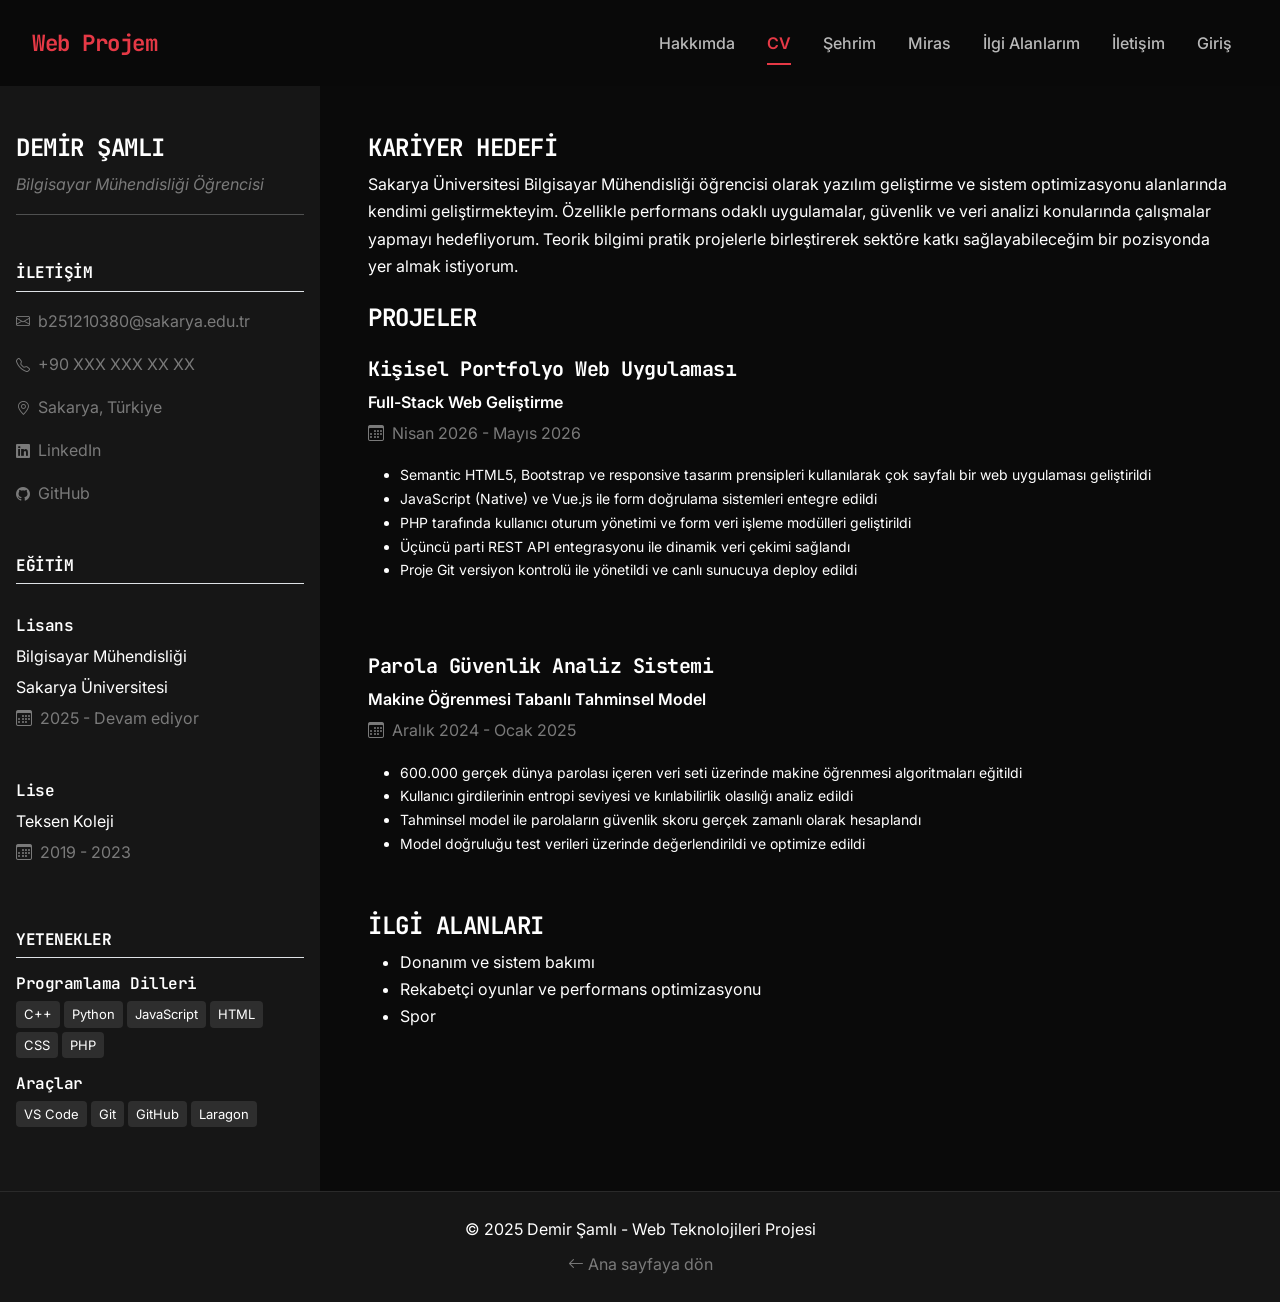
<file: cv.html>
<!DOCTYPE html>
<html lang="tr">
<head>
    <meta charset="UTF-8">
    <meta name="viewport" content="width=device-width, initial-scale=1.0">
    <title>CV | Web Projem</title>
    <!-- Google Fonts -->
    <link rel="preconnect" href="https://fonts.googleapis.com">
    <link rel="preconnect" href="https://fonts.gstatic.com" crossorigin>
    <link href="https://fonts.googleapis.com/css2?family=Inter:wght@400;500;600;700&family=JetBrains+Mono:wght@500;700&display=swap" rel="stylesheet">
    <!-- Bootstrap CSS -->
    <link href="https://cdn.jsdelivr.net/npm/bootstrap@5.3.3/dist/css/bootstrap.min.css" rel="stylesheet">
    <!-- Bootstrap Icons -->
    <link rel="stylesheet" href="https://cdn.jsdelivr.net/npm/bootstrap-icons@1.11.3/font/bootstrap-icons.min.css">
    <!-- Kendi CSS dosyam -->
    <link rel="stylesheet" href="css/style.css">
</head>
<body>

    <nav class="navbar navbar-expand-lg navbar-dark bg-dark">
        <div class="container-fluid px-5">
            <a class="navbar-brand" href="index.html">Web Projem</a>
            <button class="navbar-toggler" type="button" data-bs-toggle="collapse" data-bs-target="#navbarNav" aria-controls="navbarNav" aria-expanded="false" aria-label="Menüyü aç/kapat">
                <span class="navbar-toggler-icon"></span>
            </button>
            <div class="collapse navbar-collapse" id="navbarNav">
                <ul class="navbar-nav ms-auto">
                    <li class="nav-item">
                        <a class="nav-link" href="index.html">Hakkımda</a>
                    </li>
                    <li class="nav-item">
                        <a class="nav-link active" aria-current="page" href="cv.html">CV</a>
                    </li>
                    <li class="nav-item">
                        <a class="nav-link" href="sehir.html">Şehrim</a>
                    </li>
                    <li class="nav-item">
                        <a class="nav-link" href="miras.html">Miras</a>
                    </li>
                    <li class="nav-item">
                        <a class="nav-link" href="ilgi.html">İlgi Alanlarım</a>
                    </li>
                    <li class="nav-item">
                        <a class="nav-link" href="iletisim.html">İletişim</a>
                    </li>
                    <li class="nav-item">
                        <a class="nav-link" href="login.html">Giriş</a>
                    </li>
                </ul>
            </div>
        </div>
    </nav>

    <main class="container-fluid px-0 mt-0">
        <div class="row g-0">

            <!-- SOL PANEL -->
            <aside class="col-md-3 bg-dark text-white py-5 px-3">

                <header class="mb-5">
                    <h1 class="text-uppercase fw-bold fs-4">Demir Şamlı</h1>
                    <p class="fst-italic text-white-50 fs-6">Bilgisayar Mühendisliği Öğrencisi</p>
                    <hr class="border-light">
                </header>

                <section class="mb-5">
                    <h5 class="border-bottom pb-2 mb-3 fs-6">İLETİŞİM</h5>
                    <p class="text-white-50 fs-6"><i class="bi bi-envelope me-2" style="font-size: 14px;"></i>b251210380@sakarya.edu.tr</p>
                    <p class="text-white-50 fs-6"><i class="bi bi-telephone me-2" style="font-size: 14px;"></i>+90 XXX XXX XX XX</p>
                    <p class="text-white-50 fs-6"><i class="bi bi-geo-alt me-2" style="font-size: 14px;"></i>Sakarya, Türkiye</p>
                    <p class="text-white-50 fs-6"><i class="bi bi-linkedin me-2" style="font-size: 14px;"></i><a href="#" class="text-white-50 text-decoration-none">LinkedIn</a></p>
                    <p class="text-white-50 fs-6"><i class="bi bi-github me-2" style="font-size: 14px;"></i><a href="https://github.com/demirrsamli" class="text-white-50 text-decoration-none">GitHub</a></p>
                </section>

                <section class="mb-5">
                    <h5 class="border-bottom pb-2 mb-3 fs-6">EĞİTİM</h5>

                    <article class="mb-3">
                        <h6 class="fw-semibold">Lisans</h6>
                        <p class="mb-1 fs-6">Bilgisayar Mühendisliği</p>
                        <p class="mb-1 fs-6">Sakarya Üniversitesi</p>
                        <p class="text-white-50 mb-0 fs-6"><i class="bi bi-calendar3 me-2"></i>2025 - Devam ediyor</p>
                    </article>

                    <article>
                        <h6 class="fw-semibold">Lise</h6>
                        <p class="mb-1 fs-6">Teksen Koleji</p>
                        <p class="text-white-50 mb-0 fs-6"><i class="bi bi-calendar3 me-2"></i>2019 - 2023</p>
                    </article>
                </section>

                <section>
                    <h5 class="border-bottom pb-2 mb-3 fs-6">YETENEKLER</h5>

                    <h6 class="fw-semibold mt-3">Programlama Dilleri</h6>
                    <ul class="list-unstyled d-flex flex-wrap gap-1">
                        <li style="background-color: rgba(255,255,255,0.1); padding: 2px 8px; border-radius: 4px; font-size: 13px;">C++</li>
                        <li style="background-color: rgba(255,255,255,0.1); padding: 2px 8px; border-radius: 4px; font-size: 13px;">Python</li>
                        <li style="background-color: rgba(255,255,255,0.1); padding: 2px 8px; border-radius: 4px; font-size: 13px;">JavaScript</li>
                        <li style="background-color: rgba(255,255,255,0.1); padding: 2px 8px; border-radius: 4px; font-size: 13px;">HTML</li>
                        <li style="background-color: rgba(255,255,255,0.1); padding: 2px 8px; border-radius: 4px; font-size: 13px;">CSS</li>
                        <li style="background-color: rgba(255,255,255,0.1); padding: 2px 8px; border-radius: 4px; font-size: 13px;">PHP</li>
                    </ul>

                    <h6 class="fw-semibold mt-3">Araçlar</h6>
                    <ul class="list-unstyled d-flex flex-wrap gap-1">
                        <li style="background-color: rgba(255,255,255,0.1); padding: 2px 8px; border-radius: 4px; font-size: 13px;">VS Code</li>
                        <li style="background-color: rgba(255,255,255,0.1); padding: 2px 8px; border-radius: 4px; font-size: 13px;">Git</li>
                        <li style="background-color: rgba(255,255,255,0.1); padding: 2px 8px; border-radius: 4px; font-size: 13px;">GitHub</li>
                        <li style="background-color: rgba(255,255,255,0.1); padding: 2px 8px; border-radius: 4px; font-size: 13px;">Laragon</li>
                    </ul>
                </section>

            </aside>

            <!-- SAĞ PANEL -->
            <div class="col-md-9 bg-white py-5 px-5">

                <section class="mb-4">
                    <h3 class="fw-bold text-uppercase fs-4">Kariyer Hedefi</h3>
                    <p>Sakarya Üniversitesi Bilgisayar Mühendisliği öğrencisi olarak yazılım geliştirme ve sistem optimizasyonu alanlarında kendimi geliştirmekteyim. Özellikle performans odaklı uygulamalar, güvenlik ve veri analizi konularında çalışmalar yapmayı hedefliyorum. Teorik bilgimi pratik projelerle birleştirerek sektöre katkı sağlayabileceğim bir pozisyonda yer almak istiyorum.</p>
                </section>

                <section class="mb-4">
                    <h3 class="fw-bold text-uppercase fs-4">Projeler</h3>

                    <article class="mb-4">
                        <h5>Kişisel Portfolyo Web Uygulaması</h5>
                        <p class="fw-semibold mb-1">Full-Stack Web Geliştirme</p>
                        <p class="text-muted"><i class="bi bi-calendar3 me-2"></i>Nisan 2026 - Mayıs 2026</p>
                        <ul style="font-size: 14px;">
                            <li>Semantic HTML5, Bootstrap ve responsive tasarım prensipleri kullanılarak çok sayfalı bir web uygulaması geliştirildi</li>
                            <li>JavaScript (Native) ve Vue.js ile form doğrulama sistemleri entegre edildi</li>
                            <li>PHP tarafında kullanıcı oturum yönetimi ve form veri işleme modülleri geliştirildi</li>
                            <li>Üçüncü parti REST API entegrasyonu ile dinamik veri çekimi sağlandı</li>
                            <li>Proje Git versiyon kontrolü ile yönetildi ve canlı sunucuya deploy edildi</li>
                        </ul>
                    </article>

                    <article>
                        <h5>Parola Güvenlik Analiz Sistemi</h5>
                        <p class="fw-semibold mb-1">Makine Öğrenmesi Tabanlı Tahminsel Model</p>
                        <p class="text-muted"><i class="bi bi-calendar3 me-2"></i>Aralık 2024 - Ocak 2025</p>
                        <ul style="font-size: 14px;">
                            <li>600.000 gerçek dünya parolası içeren veri seti üzerinde makine öğrenmesi algoritmaları eğitildi</li>
                            <li>Kullanıcı girdilerinin entropi seviyesi ve kırılabilirlik olasılığı analiz edildi</li>
                            <li>Tahminsel model ile parolaların güvenlik skoru gerçek zamanlı olarak hesaplandı</li>
                            <li>Model doğruluğu test verileri üzerinde değerlendirildi ve optimize edildi</li>
                        </ul>
                    </article>
                </section>

                <section>
                    <h3 class="fw-bold text-uppercase fs-4">İlgi Alanları</h3>
                    <ul>
                        <li>Donanım ve sistem bakımı</li>
                        <li>Rekabetçi oyunlar ve performans optimizasyonu</li>
                        <li>Spor</li>
                    </ul>
                </section>

            </div>

        </div>
    </main>

    <footer class="bg-dark text-white text-center py-4">
        <div class="container">
            <p class="mb-2">&copy; 2025 Demir Şamlı - Web Teknolojileri Projesi</p>
            <a href="index.html" class="text-white-50 text-decoration-none"><i class="bi bi-arrow-left me-1"></i>Ana sayfaya dön</a>
        </div>
    </footer>

    <!-- Bootstrap JS -->
    <script src="https://cdn.jsdelivr.net/npm/bootstrap@5.3.3/dist/js/bootstrap.bundle.min.js"></script>
</body>
</html>
</file>
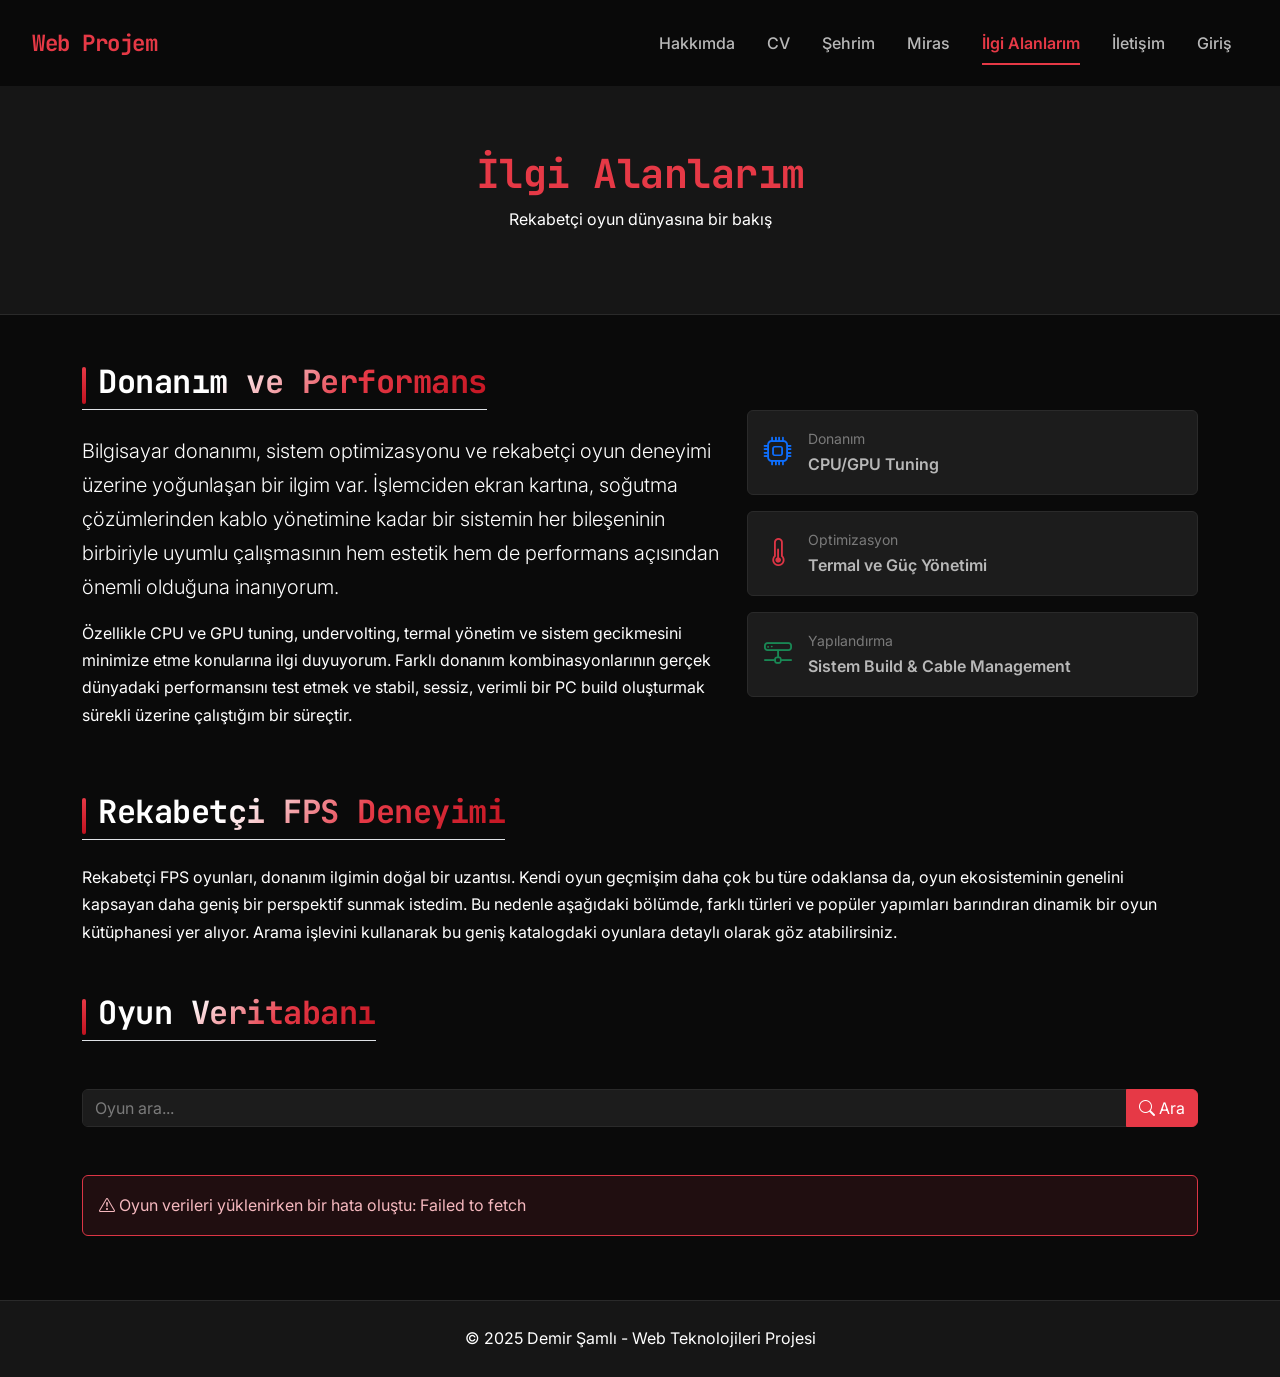
<file: ilgi.html>
<!DOCTYPE html>
<html lang="tr">
<head>
    <meta charset="UTF-8">
    <meta name="viewport" content="width=device-width, initial-scale=1.0">
    <title>İlgi Alanlarım | Web Projem</title>
    <!-- Google Fonts -->
    <link rel="preconnect" href="https://fonts.googleapis.com">
    <link rel="preconnect" href="https://fonts.gstatic.com" crossorigin>
    <link href="https://fonts.googleapis.com/css2?family=Inter:wght@400;500;600;700&family=JetBrains+Mono:wght@500;700&display=swap" rel="stylesheet">
    <!-- Bootstrap CSS -->
    <link href="https://cdn.jsdelivr.net/npm/bootstrap@5.3.3/dist/css/bootstrap.min.css" rel="stylesheet">
    <!-- Bootstrap Icons -->
    <link rel="stylesheet" href="https://cdn.jsdelivr.net/npm/bootstrap-icons@1.11.3/font/bootstrap-icons.min.css">
    <!-- Kendi CSS dosyam -->
    <link rel="stylesheet" href="css/style.css">
</head>
<body>

    <nav class="navbar navbar-expand-lg navbar-dark bg-dark">
        <div class="container-fluid px-5">
            <a class="navbar-brand" href="index.html">Web Projem</a>
            <button class="navbar-toggler" type="button" data-bs-toggle="collapse" data-bs-target="#navbarNav" aria-controls="navbarNav" aria-expanded="false" aria-label="Menüyü aç/kapat">
                <span class="navbar-toggler-icon"></span>
            </button>
            <div class="collapse navbar-collapse" id="navbarNav">
                <ul class="navbar-nav ms-auto">
                    <li class="nav-item">
                        <a class="nav-link" href="index.html">Hakkımda</a>
                    </li>
                    <li class="nav-item">
                        <a class="nav-link" href="cv.html">CV</a>
                    </li>
                    <li class="nav-item">
                        <a class="nav-link" href="sehir.html">Şehrim</a>
                    </li>
                    <li class="nav-item">
                        <a class="nav-link" href="miras.html">Miras</a>
                    </li>
                    <li class="nav-item">
                        <a class="nav-link active" aria-current="page" href="ilgi.html">İlgi Alanlarım</a>
                    </li>
                    <li class="nav-item">
                        <a class="nav-link" href="iletisim.html">İletişim</a>
                    </li>
                    <li class="nav-item">
                        <a class="nav-link" href="login.html">Giriş</a>
                    </li>
                </ul>
            </div>
        </div>
    </nav>

    <header class="bg-dark text-white py-5 text-center">
        <h1><span class="accent">İlgi</span> <span class="accent">Alanlarım</span></h1>
        <p>Rekabetçi oyun dünyasına bir bakış</p>
    </header>

    <main class="container my-5">

        <section class="mb-5">
            <div class="row g-4 align-items-center">
                <div class="col-lg-7">
                    <h2 class="border-bottom pb-2 mb-4 gradient-text">Donanım ve Performans</h2>
                    <p class="lead">Bilgisayar donanımı, sistem optimizasyonu ve rekabetçi oyun deneyimi üzerine yoğunlaşan bir ilgim var. İşlemciden ekran kartına, soğutma çözümlerinden kablo yönetimine kadar bir sistemin her bileşeninin birbiriyle uyumlu çalışmasının hem estetik hem de performans açısından önemli olduğuna inanıyorum.</p>
                    <p>Özellikle CPU ve GPU tuning, undervolting, termal yönetim ve sistem gecikmesini minimize etme konularına ilgi duyuyorum. Farklı donanım kombinasyonlarının gerçek dünyadaki performansını test etmek ve stabil, sessiz, verimli bir PC build oluşturmak sürekli üzerine çalıştığım bir süreçtir.</p>
                </div>
                <div class="col-lg-5">
                    <div class="d-flex flex-column gap-3">
                        <div class="bg-light border rounded p-3 d-flex align-items-center gap-3">
                            <i class="bi bi-cpu text-primary fs-3"></i>
                            <div>
                                <small class="text-muted d-block">Donanım</small>
                                <span class="fw-semibold">CPU/GPU Tuning</span>
                            </div>
                        </div>
                        <div class="bg-light border rounded p-3 d-flex align-items-center gap-3">
                            <i class="bi bi-thermometer-half text-danger fs-3"></i>
                            <div>
                                <small class="text-muted d-block">Optimizasyon</small>
                                <span class="fw-semibold">Termal ve Güç Yönetimi</span>
                            </div>
                        </div>
                        <div class="bg-light border rounded p-3 d-flex align-items-center gap-3">
                            <i class="bi bi-hdd-network text-success fs-3"></i>
                            <div>
                                <small class="text-muted d-block">Yapılandırma</small>
                                <span class="fw-semibold">Sistem Build & Cable Management</span>
                            </div>
                        </div>
                    </div>
                </div>
            </div>
        </section>

        <section class="mb-5">
            <h2 class="border-bottom pb-2 mb-4 gradient-text">Rekabetçi FPS Deneyimi</h2>
            <p>Rekabetçi FPS oyunları, donanım ilgimin doğal bir uzantısı. Kendi oyun geçmişim daha çok bu türe odaklansa da, oyun ekosisteminin genelini kapsayan daha geniş bir perspektif sunmak istedim. Bu nedenle aşağıdaki bölümde, farklı türleri ve popüler yapımları barındıran dinamik bir oyun kütüphanesi yer alıyor. Arama işlevini kullanarak bu geniş katalogdaki oyunlara detaylı olarak göz atabilirsiniz.</p>
        </section>

        <section>
            <h2 class="border-bottom pb-2 mb-4 gradient-text">Oyun Veritabanı</h2>
        </section>

        <section class="mt-4">
            <div class="input-group">
                <input type="text" id="aramaKutusu" class="form-control" placeholder="Oyun ara...">
                <button id="aramaButonu" class="btn btn-primary" type="button"><i class="bi bi-search"></i> Ara</button>
            </div>
        </section>

        <section>
            <div id="yukleniyor" class="text-center my-4 d-none">
                <div class="spinner-border text-primary" role="status">
                    <span class="visually-hidden">Yükleniyor...</span>
                </div>
                <p class="mt-2 mb-0">Yükleniyor...</p>
            </div>
            <div id="oyunlar" class="row g-4 mt-4"></div>
        </section>

    </main>

    <footer class="bg-dark text-white text-center py-4 mt-5">
        <div class="container">
            <p class="mb-0">&copy; 2025 Demir Şamlı - Web Teknolojileri Projesi</p>
        </div>
    </footer>

    <!-- Bootstrap JS -->
    <script src="https://cdn.jsdelivr.net/npm/bootstrap@5.3.3/dist/js/bootstrap.bundle.min.js"></script>

    <script>
        const API_KEY = "fc2add07d45d4c288f59a872672aa52b";
        const aramaKutusu = document.getElementById("aramaKutusu");
        const aramaButonu = document.getElementById("aramaButonu");
        const yukleniyor = document.getElementById("yukleniyor");
        const oyunlar = document.getElementById("oyunlar");

        function yuklemeGoster() {
            yukleniyor.classList.remove("d-none");
        }

        function yuklemeGizle() {
            yukleniyor.classList.add("d-none");
        }

        function hataGoster(mesaj) {
            oyunlar.innerHTML = `
                <div class="col-12">
                    <div class="alert alert-danger" role="alert">
                        <i class="bi bi-exclamation-triangle"></i> ${mesaj}
                    </div>
                </div>
            `;
        }

        function oyunlariGoster(liste) {
            oyunlar.innerHTML = "";

            if (!liste || liste.length === 0) {
                oyunlar.innerHTML = `
                    <div class="col-12">
                        <div class="alert alert-warning" role="alert">
                            <i class="bi bi-search"></i> Aradığın oyun bulunamadı.
                        </div>
                    </div>
                `;
                return;
            }

            liste.forEach(oyun => {
                const resim = oyun.background_image || "https://placehold.co/400x200/212529/ffffff?text=Resim+Yok";
                const yil = oyun.released ? oyun.released.split("-")[0] : "Bilinmiyor";
                const rating = oyun.rating ? oyun.rating.toFixed(1) : "N/A";

                const platformlar = (oyun.platforms || [])
                    .slice(0, 3)
                    .map(p => `<span class="badge bg-secondary me-1">${p.platform.name}</span>`)
                    .join("");

                const kart = `
                    <div class="col-md-4">
                        <div class="card h-100 shadow-sm">
                            <img src="${resim}" class="card-img-top" alt="${oyun.name}" style="height: 200px; object-fit: cover;">
                            <div class="card-body">
                                <h5 class="card-title">${oyun.name}</h5>
                                <p class="card-text mb-1"><i class="bi bi-calendar"></i> Çıkış: ${yil}</p>
                                <p class="card-text mb-2"><i class="bi bi-star-fill text-warning"></i> ${rating}</p>
                                <div>${platformlar}</div>
                            </div>
                        </div>
                    </div>
                `;

                oyunlar.insertAdjacentHTML("beforeend", kart);
            });
        }

        async function oyunlariGetir(url) {
            yuklemeGoster();
            oyunlar.innerHTML = "";
            try {
                const cevap = await fetch(url);
                if (!cevap.ok) {
                    throw new Error("API isteği başarısız oldu.");
                }
                const veri = await cevap.json();
                oyunlariGoster(veri.results);
            } catch (hata) {
                hataGoster("Oyun verileri yüklenirken bir hata oluştu: " + hata.message);
            } finally {
                yuklemeGizle();
            }
        }

        function aramaYap() {
            const metin = aramaKutusu.value.trim();
            if (metin === "") {
                oyunlariGetir(`https://api.rawg.io/api/games?key=${API_KEY}&page_size=9&ordering=-rating`);
                return;
            }
            oyunlariGetir(`https://api.rawg.io/api/games?key=${API_KEY}&search=${encodeURIComponent(metin)}&page_size=9`);
        }

        aramaButonu.addEventListener("click", aramaYap);
        aramaKutusu.addEventListener("keydown", (e) => {
            if (e.key === "Enter") {
                aramaYap();
            }
        });

        document.addEventListener("DOMContentLoaded", () => {
            oyunlariGetir(`https://api.rawg.io/api/games?key=${API_KEY}&page_size=9&ordering=-rating&genres=action`);
        });
    </script>
</body>
</html>
</file>
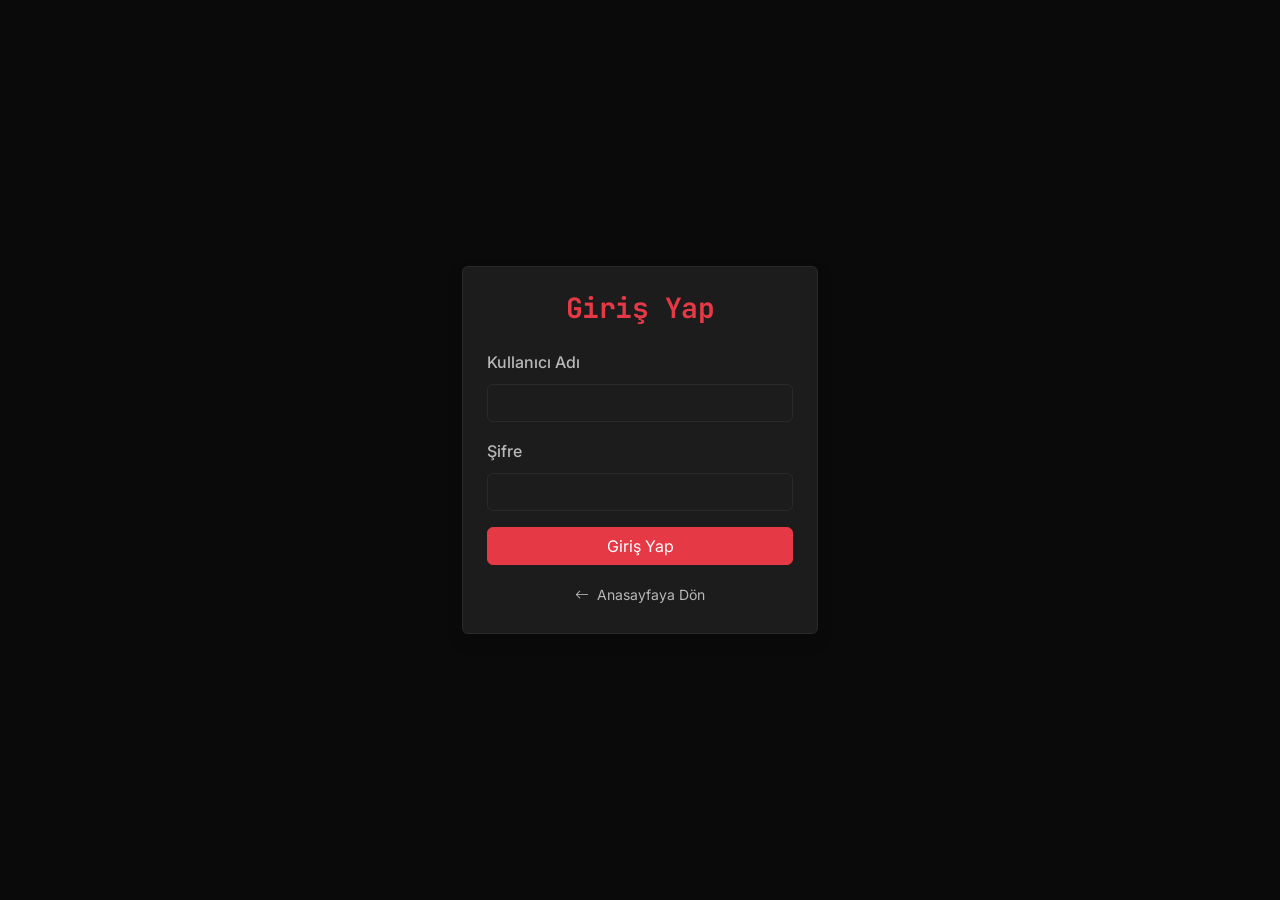
<file: login.html>
<!DOCTYPE html>
<html lang="tr">
<head>
    <meta charset="UTF-8">
    <meta name="viewport" content="width=device-width, initial-scale=1.0">
    <title>Giriş Yap</title>
    <link rel="preconnect" href="https://fonts.googleapis.com">
    <link rel="preconnect" href="https://fonts.gstatic.com" crossorigin>
    <link href="https://fonts.googleapis.com/css2?family=Inter:wght@400;500;600;700&family=JetBrains+Mono:wght@500;700&display=swap" rel="stylesheet">
    <link href="https://cdn.jsdelivr.net/npm/bootstrap@5.3.3/dist/css/bootstrap.min.css" rel="stylesheet">
    <link rel="stylesheet" href="https://cdn.jsdelivr.net/npm/bootstrap-icons@1.11.3/font/bootstrap-icons.min.css">
    <link href="css/style.css" rel="stylesheet">
</head>
<body>
    <div class="container">
        <div class="row justify-content-center align-items-center min-vh-100">
            <div class="col-12 col-sm-10 col-md-8 col-lg-5 col-xl-4">
                <div class="card shadow">
                    <div class="card-body p-4">
                        <h3 class="card-title text-center mb-4"><span class="accent">Giriş</span> <span class="accent">Yap</span></h3>
                        <form id="loginForm" action="login_kontrol.php" method="POST" novalidate>
                            <div class="mb-3">
                                <label for="email" class="form-label">Kullanıcı Adı</label>
                                <input type="email" class="form-control" id="email" name="kullanici" placeholder="">
                            </div>
                            <div class="mb-3">
                                <label for="sifre" class="form-label">Şifre</label>
                                <input type="password" class="form-control" id="sifre" name="sifre" placeholder="">
                            </div>
                            <div class="d-grid">
                                <button type="submit" class="btn btn-primary">Giriş Yap</button>
                            </div>
                        </form>
                        <div id="hataMesaji" class="alert alert-danger mt-3 d-none" role="alert"></div>
                        <div class="text-center mt-3">
                            <a href="index.html" class="text-secondary text-decoration-none small">
                                <i class="bi bi-arrow-left me-1"></i> Anasayfaya Dön
                            </a>
                        </div>
                    </div>
                </div>
            </div>
        </div>
    </div>

    <script src="https://cdn.jsdelivr.net/npm/bootstrap@5.3.3/dist/js/bootstrap.bundle.min.js"></script>
    <script src="js/validation.js"></script>
</body>
</html>
</file>
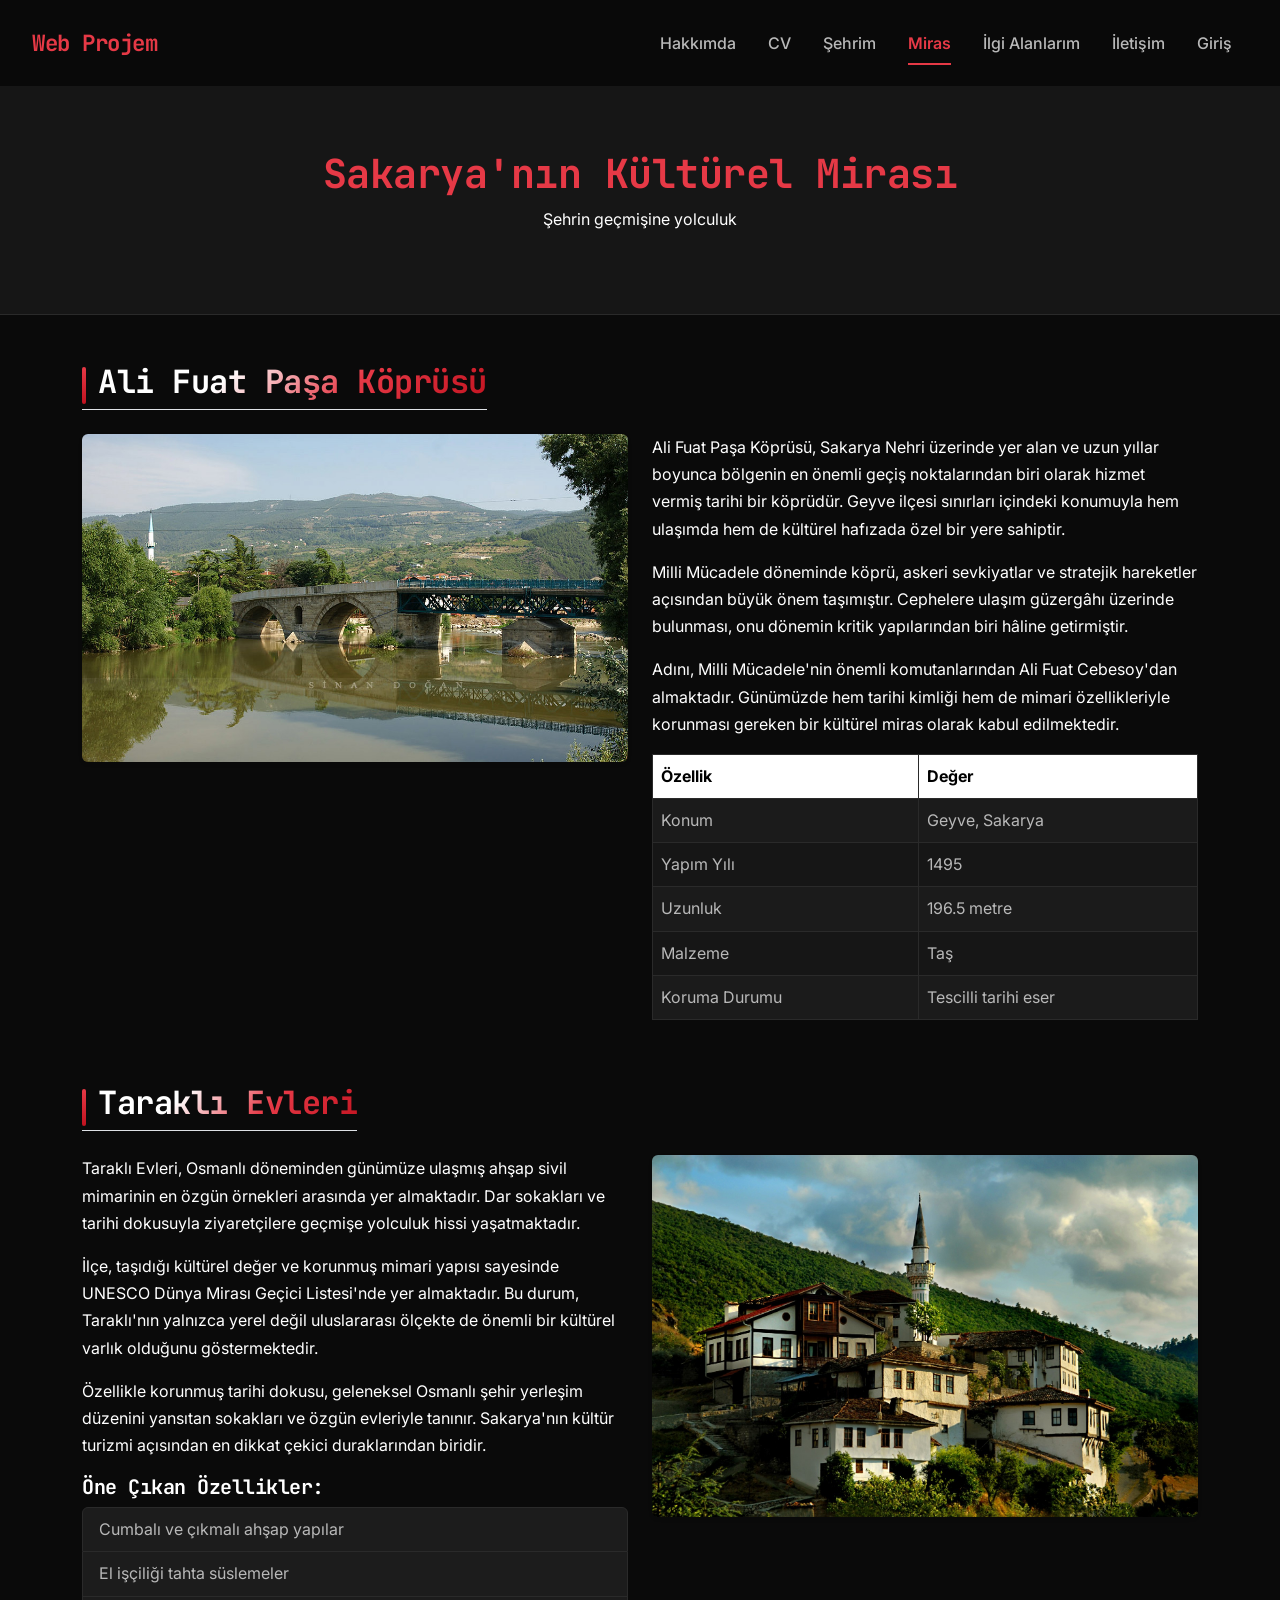
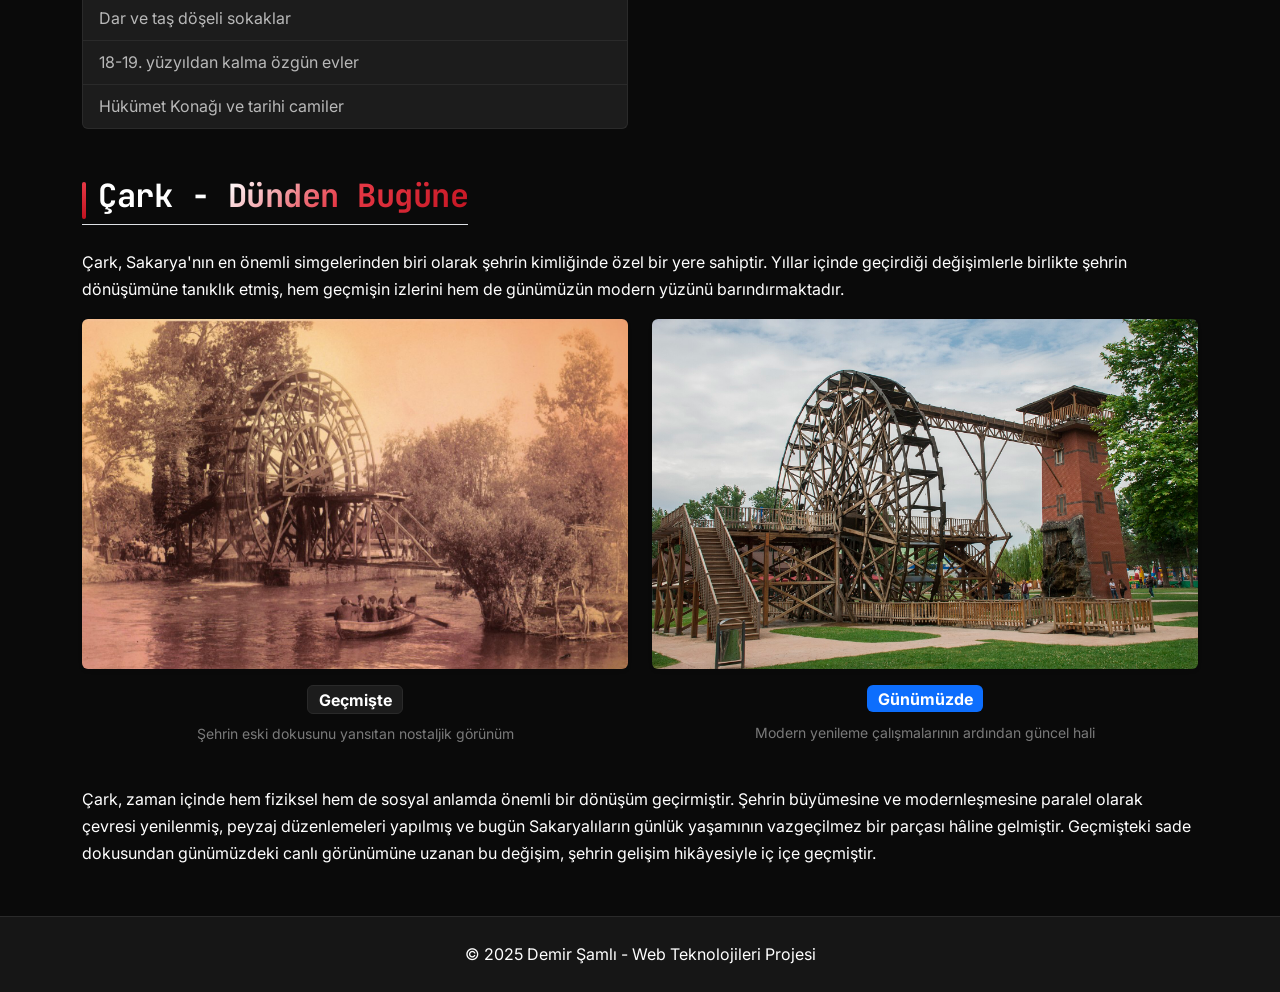
<file: miras.html>
<!DOCTYPE html>
<html lang="tr">
<head>
    <meta charset="UTF-8">
    <meta name="viewport" content="width=device-width, initial-scale=1.0">
    <title>Sakarya'nın Mirası | Web Projem</title>
    <!-- Google Fonts -->
    <link rel="preconnect" href="https://fonts.googleapis.com">
    <link rel="preconnect" href="https://fonts.gstatic.com" crossorigin>
    <link href="https://fonts.googleapis.com/css2?family=Inter:wght@400;500;600;700&family=JetBrains+Mono:wght@500;700&display=swap" rel="stylesheet">
    <!-- Bootstrap CSS -->
    <link href="https://cdn.jsdelivr.net/npm/bootstrap@5.3.3/dist/css/bootstrap.min.css" rel="stylesheet">
    <!-- Bootstrap Icons -->
    <link rel="stylesheet" href="https://cdn.jsdelivr.net/npm/bootstrap-icons@1.11.3/font/bootstrap-icons.min.css">
    <!-- Kendi CSS dosyam -->
    <link rel="stylesheet" href="css/style.css">
</head>
<body>

    <nav class="navbar navbar-expand-lg navbar-dark bg-dark">
        <div class="container-fluid px-5">
            <a class="navbar-brand" href="index.html">Web Projem</a>
            <button class="navbar-toggler" type="button" data-bs-toggle="collapse" data-bs-target="#navbarNav" aria-controls="navbarNav" aria-expanded="false" aria-label="Menüyü aç/kapat">
                <span class="navbar-toggler-icon"></span>
            </button>
            <div class="collapse navbar-collapse" id="navbarNav">
                <ul class="navbar-nav ms-auto">
                    <li class="nav-item">
                        <a class="nav-link" href="index.html">Hakkımda</a>
                    </li>
                    <li class="nav-item">
                        <a class="nav-link" href="cv.html">CV</a>
                    </li>
                    <li class="nav-item">
                        <a class="nav-link" href="sehir.html">Şehrim</a>
                    </li>
                    <li class="nav-item">
                        <a class="nav-link active" aria-current="page" href="miras.html">Miras</a>
                    </li>
                    <li class="nav-item">
                        <a class="nav-link" href="ilgi.html">İlgi Alanlarım</a>
                    </li>
                    <li class="nav-item">
                        <a class="nav-link" href="iletisim.html">İletişim</a>
                    </li>
                    <li class="nav-item">
                        <a class="nav-link" href="login.html">Giriş</a>
                    </li>
                </ul>
            </div>
        </div>
    </nav>

    <header class="bg-dark text-white py-5 text-center">
        <h1><span class="accent">Sakarya'nın Kültürel Mirası</span></h1>
        <p>Şehrin geçmişine yolculuk</p>
    </header>

    <main class="container my-5">

        <section class="mb-5">
            <h2 class="border-bottom pb-2 mb-4 gradient-text">Ali Fuat Paşa Köprüsü</h2>
            <div class="row g-4">
                <div class="col-md-6">
                    <img src="img/alifuatpasa.jpg" alt="Ali Fuat Paşa Köprüsü" class="img-fluid rounded shadow-sm">
                </div>
                <div class="col-md-6">
                    <p>Ali Fuat Paşa Köprüsü, Sakarya Nehri üzerinde yer alan ve uzun yıllar boyunca bölgenin en önemli geçiş noktalarından biri olarak hizmet vermiş tarihi bir köprüdür. Geyve ilçesi sınırları içindeki konumuyla hem ulaşımda hem de kültürel hafızada özel bir yere sahiptir.</p>
                    <p>Milli Mücadele döneminde köprü, askeri sevkiyatlar ve stratejik hareketler açısından büyük önem taşımıştır. Cephelere ulaşım güzergâhı üzerinde bulunması, onu dönemin kritik yapılarından biri hâline getirmiştir.</p>
                    <p>Adını, Milli Mücadele'nin önemli komutanlarından Ali Fuat Cebesoy'dan almaktadır. Günümüzde hem tarihi kimliği hem de mimari özellikleriyle korunması gereken bir kültürel miras olarak kabul edilmektedir.</p>
                    <table class="table table-striped table-bordered">
                        <thead>
                            <tr>
                                <th>Özellik</th>
                                <th>Değer</th>
                            </tr>
                        </thead>
                        <tbody>
                            <tr>
                                <td>Konum</td>
                                <td>Geyve, Sakarya</td>
                            </tr>
                            <tr>
                                <td>Yapım Yılı</td>
                                <td>1495</td>
                            </tr>
                            <tr>
                                <td>Uzunluk</td>
                                <td>196.5 metre</td>
                            </tr>
                            <tr>
                                <td>Malzeme</td>
                                <td>Taş</td>
                            </tr>
                            <tr>
                                <td>Koruma Durumu</td>
                                <td>Tescilli tarihi eser</td>
                            </tr>
                        </tbody>
                    </table>
                </div>
            </div>
        </section>

        <section class="mb-5">
            <h2 class="border-bottom pb-2 mb-4 gradient-text">Taraklı Evleri</h2>
            <div class="row g-4 flex-row-reverse">
                <div class="col-md-6">
                    <img src="img/tarakli.jpg" alt="Taraklı Evleri" class="img-fluid rounded shadow-sm">
                </div>
                <div class="col-md-6">
                    <p>Taraklı Evleri, Osmanlı döneminden günümüze ulaşmış ahşap sivil mimarinin en özgün örnekleri arasında yer almaktadır. Dar sokakları ve tarihi dokusuyla ziyaretçilere geçmişe yolculuk hissi yaşatmaktadır.</p>
                    <p>İlçe, taşıdığı kültürel değer ve korunmuş mimari yapısı sayesinde UNESCO Dünya Mirası Geçici Listesi'nde yer almaktadır. Bu durum, Taraklı'nın yalnızca yerel değil uluslararası ölçekte de önemli bir kültürel varlık olduğunu göstermektedir.</p>
                    <p>Özellikle korunmuş tarihi dokusu, geleneksel Osmanlı şehir yerleşim düzenini yansıtan sokakları ve özgün evleriyle tanınır. Sakarya'nın kültür turizmi açısından en dikkat çekici duraklarından biridir.</p>
                    <h5>Öne Çıkan Özellikler:</h5>
                    <ul class="list-group">
                        <li class="list-group-item">Cumbalı ve çıkmalı ahşap yapılar</li>
                        <li class="list-group-item">El işçiliği tahta süslemeler</li>
                        <li class="list-group-item">Dar ve taş döşeli sokaklar</li>
                        <li class="list-group-item">18-19. yüzyıldan kalma özgün evler</li>
                        <li class="list-group-item">Hükümet Konağı ve tarihi camiler</li>
                    </ul>
                </div>
            </div>
        </section>

        <section class="mb-5">
            <h2 class="border-bottom pb-2 mb-4 gradient-text">Çark - Dünden Bugüne</h2>
            <p>Çark, Sakarya'nın en önemli simgelerinden biri olarak şehrin kimliğinde özel bir yere sahiptir. Yıllar içinde geçirdiği değişimlerle birlikte şehrin dönüşümüne tanıklık etmiş, hem geçmişin izlerini hem de günümüzün modern yüzünü barındırmaktadır.</p>
            <div class="row g-4">
                <div class="col-md-6">
                    <img src="img/cark.png" alt="Çark'ın geçmişteki hâli" class="img-fluid rounded shadow-sm" style="width: 100%; height: 350px; object-fit: cover;">
                    <div class="text-center mt-3">
                        <span class="badge bg-secondary fs-6">Geçmişte</span>
                    </div>
                    <p class="small text-muted text-center mt-2">Şehrin eski dokusunu yansıtan nostaljik görünüm</p>
                </div>
                <div class="col-md-6">
                    <img src="img/cark2.jpg" alt="Çark'ın günümüzdeki hâli" class="img-fluid rounded shadow-sm" style="width: 100%; height: 350px; object-fit: cover;">
                    <div class="text-center mt-3">
                        <span class="badge bg-primary fs-6">Günümüzde</span>
                    </div>
                    <p class="small text-muted text-center mt-2">Modern yenileme çalışmalarının ardından güncel hali</p>
                </div>
            </div>
            <p class="mt-4">Çark, zaman içinde hem fiziksel hem de sosyal anlamda önemli bir dönüşüm geçirmiştir. Şehrin büyümesine ve modernleşmesine paralel olarak çevresi yenilenmiş, peyzaj düzenlemeleri yapılmış ve bugün Sakaryalıların günlük yaşamının vazgeçilmez bir parçası hâline gelmiştir. Geçmişteki sade dokusundan günümüzdeki canlı görünümüne uzanan bu değişim, şehrin gelişim hikâyesiyle iç içe geçmiştir.</p>
        </section>

    </main>

    <footer class="bg-dark text-white text-center py-4 mt-5">
        <div class="container">
            <p class="mb-0">&copy; 2025 Demir Şamlı - Web Teknolojileri Projesi</p>
        </div>
    </footer>

    <!-- Bootstrap JS -->
    <script src="https://cdn.jsdelivr.net/npm/bootstrap@5.3.3/dist/js/bootstrap.bundle.min.js"></script>
</body>
</html>
</file>
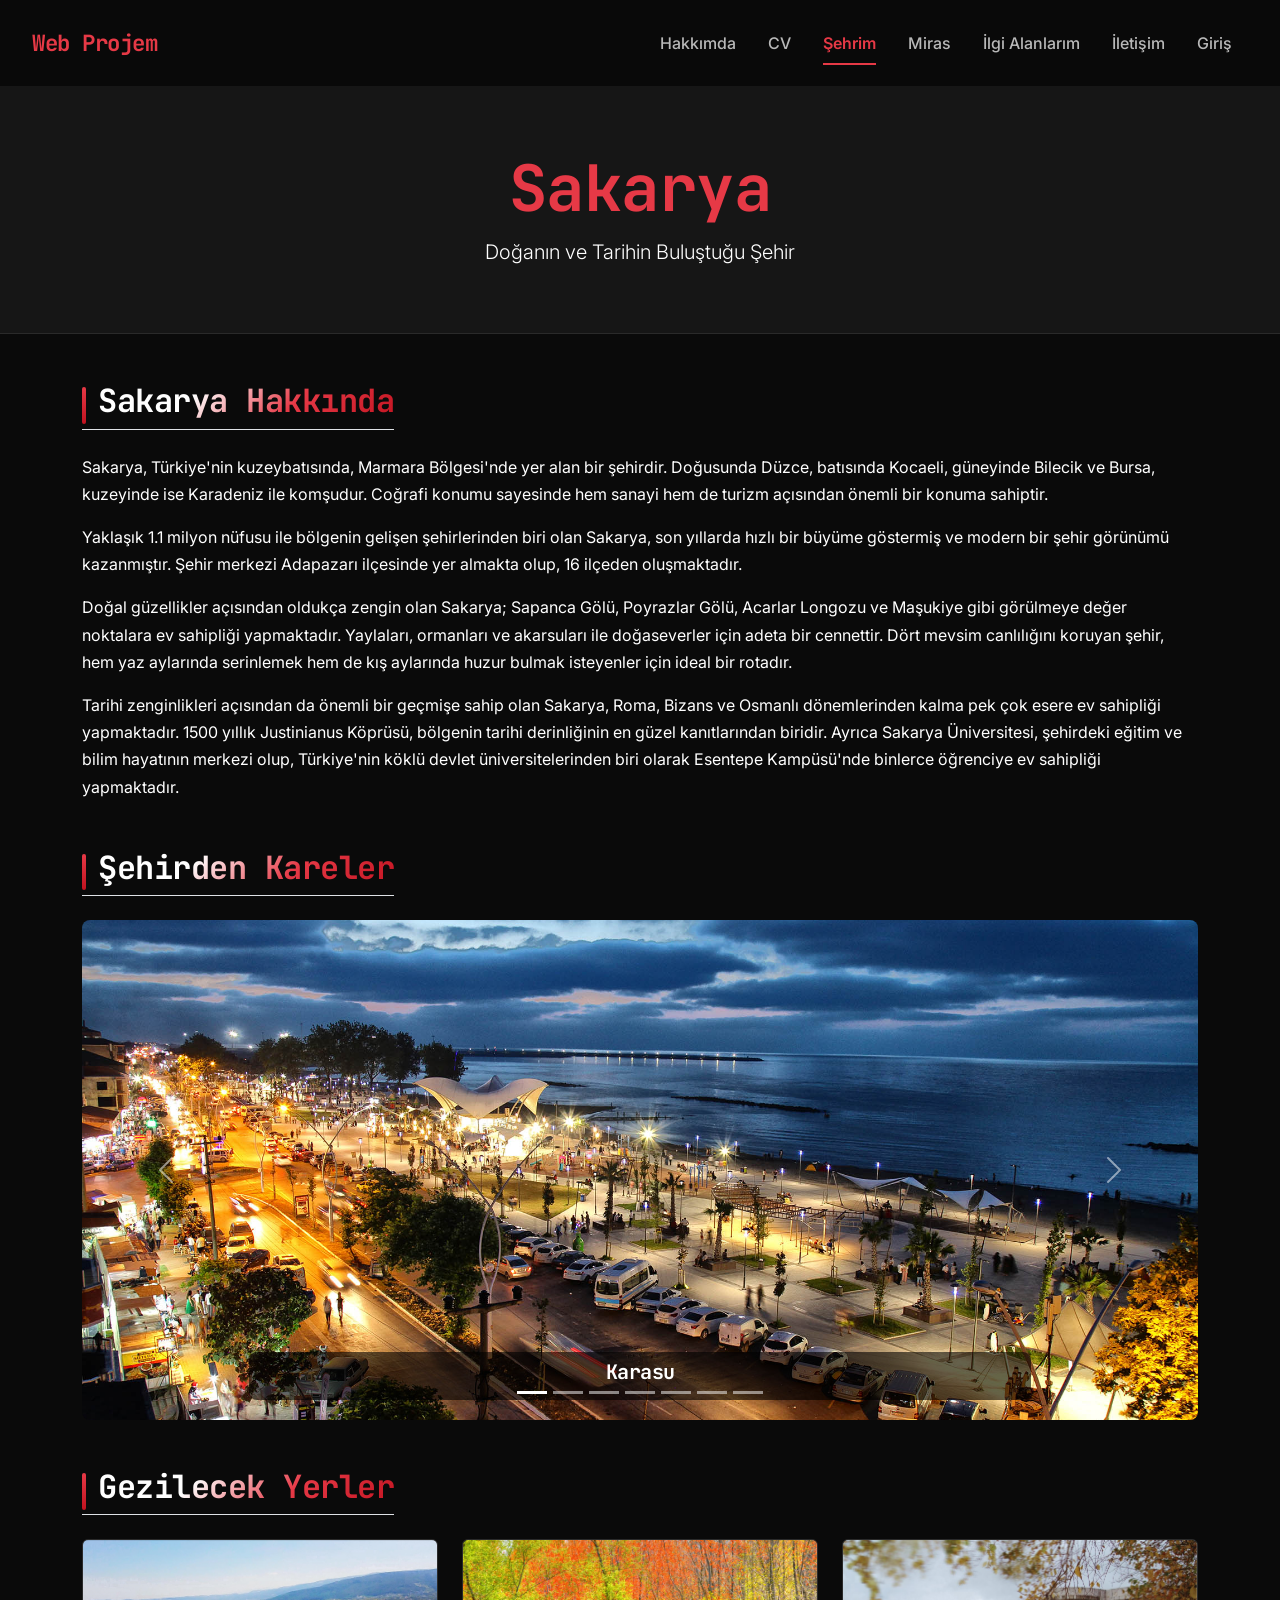
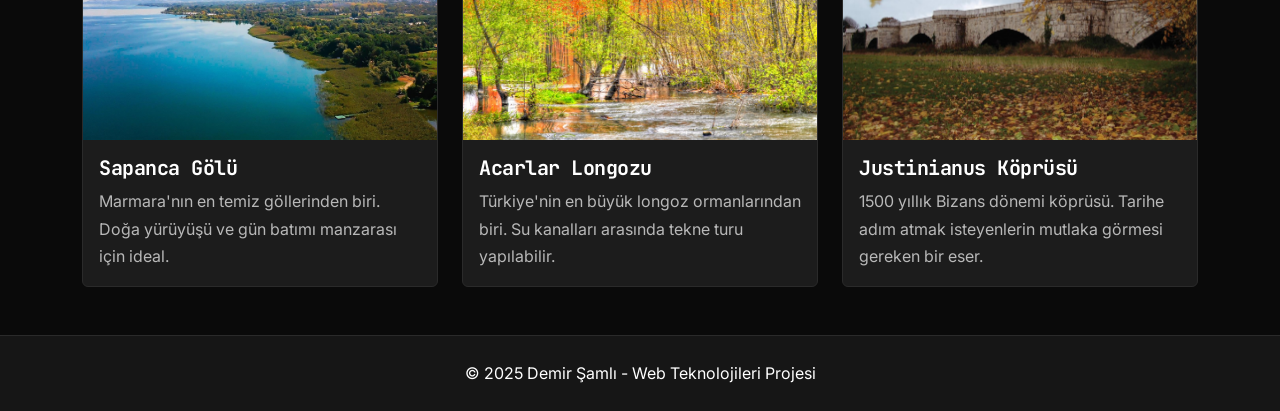
<file: sehir.html>
<!DOCTYPE html>
<html lang="tr">
<head>
    <meta charset="UTF-8">
    <meta name="viewport" content="width=device-width, initial-scale=1.0">
    <title>Şehrim | Web Projem</title>
    <!-- Google Fonts -->
    <link rel="preconnect" href="https://fonts.googleapis.com">
    <link rel="preconnect" href="https://fonts.gstatic.com" crossorigin>
    <link href="https://fonts.googleapis.com/css2?family=Inter:wght@400;500;600;700&family=JetBrains+Mono:wght@500;700&display=swap" rel="stylesheet">
    <!-- Bootstrap CSS -->
    <link href="https://cdn.jsdelivr.net/npm/bootstrap@5.3.3/dist/css/bootstrap.min.css" rel="stylesheet">
    <!-- Bootstrap Icons -->
    <link rel="stylesheet" href="https://cdn.jsdelivr.net/npm/bootstrap-icons@1.11.3/font/bootstrap-icons.min.css">
    <!-- Kendi CSS dosyam -->
    <link rel="stylesheet" href="css/style.css">
</head>
<body>

    <nav class="navbar navbar-expand-lg navbar-dark bg-dark">
        <div class="container-fluid px-5">
            <a class="navbar-brand" href="index.html">Web Projem</a>
            <button class="navbar-toggler" type="button" data-bs-toggle="collapse" data-bs-target="#navbarNav" aria-controls="navbarNav" aria-expanded="false" aria-label="Menüyü aç/kapat">
                <span class="navbar-toggler-icon"></span>
            </button>
            <div class="collapse navbar-collapse" id="navbarNav">
                <ul class="navbar-nav ms-auto">
                    <li class="nav-item">
                        <a class="nav-link" href="index.html">Hakkımda</a>
                    </li>
                    <li class="nav-item">
                        <a class="nav-link" href="cv.html">CV</a>
                    </li>
                    <li class="nav-item">
                        <a class="nav-link active" aria-current="page" href="sehir.html">Şehrim</a>
                    </li>
                    <li class="nav-item">
                        <a class="nav-link" href="miras.html">Miras</a>
                    </li>
                    <li class="nav-item">
                        <a class="nav-link" href="ilgi.html">İlgi Alanlarım</a>
                    </li>
                    <li class="nav-item">
                        <a class="nav-link" href="iletisim.html">İletişim</a>
                    </li>
                    <li class="nav-item">
                        <a class="nav-link" href="login.html">Giriş</a>
                    </li>
                </ul>
            </div>
        </div>
    </nav>

    <header class="bg-dark text-white text-center py-5">
        <div class="container">
            <h1 class="display-3 fw-bold"><span class="accent">Sakarya</span></h1>
            <p class="lead mb-0">Doğanın ve Tarihin Buluştuğu Şehir</p>
        </div>
    </header>

    <main>
        <section class="container mt-5">
            <h2 class="border-bottom pb-2 mb-4 gradient-text">Sakarya Hakkında</h2>
            <p>Sakarya, Türkiye'nin kuzeybatısında, Marmara Bölgesi'nde yer alan bir şehirdir. Doğusunda Düzce, batısında Kocaeli, güneyinde Bilecik ve Bursa, kuzeyinde ise Karadeniz ile komşudur. Coğrafi konumu sayesinde hem sanayi hem de turizm açısından önemli bir konuma sahiptir.</p>
            <p>Yaklaşık 1.1 milyon nüfusu ile bölgenin gelişen şehirlerinden biri olan Sakarya, son yıllarda hızlı bir büyüme göstermiş ve modern bir şehir görünümü kazanmıştır. Şehir merkezi Adapazarı ilçesinde yer almakta olup, 16 ilçeden oluşmaktadır.</p>
            <p>Doğal güzellikler açısından oldukça zengin olan Sakarya; Sapanca Gölü, Poyrazlar Gölü, Acarlar Longozu ve Maşukiye gibi görülmeye değer noktalara ev sahipliği yapmaktadır. Yaylaları, ormanları ve akarsuları ile doğaseverler için adeta bir cennettir. Dört mevsim canlılığını koruyan şehir, hem yaz aylarında serinlemek hem de kış aylarında huzur bulmak isteyenler için ideal bir rotadır.</p>
            <p>Tarihi zenginlikleri açısından da önemli bir geçmişe sahip olan Sakarya, Roma, Bizans ve Osmanlı dönemlerinden kalma pek çok esere ev sahipliği yapmaktadır. 1500 yıllık Justinianus Köprüsü, bölgenin tarihi derinliğinin en güzel kanıtlarından biridir. Ayrıca Sakarya Üniversitesi, şehirdeki eğitim ve bilim hayatının merkezi olup, Türkiye'nin köklü devlet üniversitelerinden biri olarak Esentepe Kampüsü'nde binlerce öğrenciye ev sahipliği yapmaktadır.</p>
        </section>

        <section class="container mt-5">
            <h2 class="border-bottom pb-2 mb-4 gradient-text">Şehirden Kareler</h2>
            <div id="sakaryaSlider" class="carousel slide" data-bs-ride="carousel">
                <div class="carousel-indicators">
                    <button type="button" data-bs-target="#sakaryaSlider" data-bs-slide-to="0" class="active" aria-current="true" aria-label="Slide 1"></button>
                    <button type="button" data-bs-target="#sakaryaSlider" data-bs-slide-to="1" aria-label="Slide 2"></button>
                    <button type="button" data-bs-target="#sakaryaSlider" data-bs-slide-to="2" aria-label="Slide 3"></button>
                    <button type="button" data-bs-target="#sakaryaSlider" data-bs-slide-to="3" aria-label="Slide 4"></button>
                    <button type="button" data-bs-target="#sakaryaSlider" data-bs-slide-to="4" aria-label="Slide 5"></button>
                    <button type="button" data-bs-target="#sakaryaSlider" data-bs-slide-to="5" aria-label="Slide 6"></button>
                    <button type="button" data-bs-target="#sakaryaSlider" data-bs-slide-to="6" aria-label="Slide 7"></button>
                </div>
                <div class="carousel-inner">
                    <div class="carousel-item active">
                        <img src="img/karasu.png" class="d-block w-100" alt="Karasu" style="max-height: 500px; object-fit: cover;">
                        <div class="carousel-caption d-none d-md-block">
                            <h5 class="text-white">Karasu</h5>
                        </div>
                    </div>
                    <div class="carousel-item">
                        <img src="img/golbasi.png" class="d-block w-100" alt="Gölbaşı Parkı" style="max-height: 500px; object-fit: cover;">
                        <div class="carousel-caption d-none d-md-block">
                            <h5 class="text-white">Gölbaşı Parkı</h5>
                        </div>
                    </div>
                    <div class="carousel-item">
                        <img src="img/karagol.webp" class="d-block w-100" alt="Karagöl Yaylası" style="max-height: 500px; object-fit: cover;">
                        <div class="carousel-caption d-none d-md-block">
                            <h5 class="text-white">Karagöl Yaylası</h5>
                        </div>
                    </div>
                    <div class="carousel-item">
                        <img src="img/sapanca.jpg" class="d-block w-100" alt="Sapanca Gölü" style="max-height: 500px; object-fit: cover;">
                        <div class="carousel-caption d-none d-md-block">
                            <h5 class="text-white">Sapanca Gölü</h5>
                        </div>
                    </div>
                    <div class="carousel-item">
                        <img src="img/acarlar.jpg" class="d-block w-100" alt="Acarlar Longozu" style="max-height: 500px; object-fit: cover;">
                        <div class="carousel-caption d-none d-md-block">
                            <h5 class="text-white">Acarlar Longozu</h5>
                        </div>
                    </div>
                    <div class="carousel-item">
                        <img src="img/poyrazlar.jpg" class="d-block w-100" alt="Poyrazlar Gölü" style="max-height: 500px; object-fit: cover;">
                        <div class="carousel-caption d-none d-md-block">
                            <h5 class="text-white">Poyrazlar Gölü</h5>
                        </div>
                    </div>
                    <div class="carousel-item">
                        <img src="img/justinianus.png" class="d-block w-100" alt="Justinianus Köprüsü" style="max-height: 500px; object-fit: cover;">
                        <div class="carousel-caption d-none d-md-block">
                            <h5 class="text-white">Justinianus Köprüsü</h5>
                        </div>
                    </div>
                </div>
                <button class="carousel-control-prev" type="button" data-bs-target="#sakaryaSlider" data-bs-slide="prev">
                    <span class="carousel-control-prev-icon" aria-hidden="true"></span>
                    <span class="visually-hidden">Önceki</span>
                </button>
                <button class="carousel-control-next" type="button" data-bs-target="#sakaryaSlider" data-bs-slide="next">
                    <span class="carousel-control-next-icon" aria-hidden="true"></span>
                    <span class="visually-hidden">Sonraki</span>
                </button>
            </div>
        </section>

        <section class="container mt-5">
            <h2 class="border-bottom pb-2 mb-4 gradient-text">Gezilecek Yerler</h2>
            <div class="row g-4">
                <div class="col-md-4">
                    <div class="card h-100">
                        <img src="img/sapanca.jpg" class="card-img-top" alt="Sapanca Gölü" style="height: 200px; object-fit: cover;">
                        <div class="card-body">
                            <h5 class="card-title">Sapanca Gölü</h5>
                            <p class="card-text">Marmara'nın en temiz göllerinden biri. Doğa yürüyüşü ve gün batımı manzarası için ideal.</p>
                        </div>
                    </div>
                </div>
                <div class="col-md-4">
                    <div class="card h-100">
                        <img src="img/acarlar.jpg" class="card-img-top" alt="Acarlar Longozu" style="height: 200px; object-fit: cover;">
                        <div class="card-body">
                            <h5 class="card-title">Acarlar Longozu</h5>
                            <p class="card-text">Türkiye'nin en büyük longoz ormanlarından biri. Su kanalları arasında tekne turu yapılabilir.</p>
                        </div>
                    </div>
                </div>
                <div class="col-md-4">
                    <div class="card h-100">
                        <img src="img/justinianus.png" class="card-img-top" alt="Justinianus Köprüsü" style="height: 200px; object-fit: cover;">
                        <div class="card-body">
                            <h5 class="card-title">Justinianus Köprüsü</h5>
                            <p class="card-text">1500 yıllık Bizans dönemi köprüsü. Tarihe adım atmak isteyenlerin mutlaka görmesi gereken bir eser.</p>
                        </div>
                    </div>
                </div>
            </div>
        </section>
    </main>

    <footer class="bg-dark text-white text-center py-4 mt-5">
        <div class="container">
            <p class="mb-0">&copy; 2025 Demir Şamlı - Web Teknolojileri Projesi</p>
        </div>
    </footer>

    <!-- Bootstrap JS -->
    <script src="https://cdn.jsdelivr.net/npm/bootstrap@5.3.3/dist/js/bootstrap.bundle.min.js"></script>
</body>
</html>
</file>
<file: css/style.css>
/* CSS DEĞİŞKENLERİ */
:root {
    --bg-dark: #0a0a0a;
    --bg-secondary: #161616;
    --bg-card: #1c1c1c;
    --bg-hover: #252525;
    --text-primary: #ffffff;
    --text-secondary: #b8b8b8;
    --text-muted: #7a7a7a;
    --accent-red: #e63946;
    --accent-red-hover: #c1121f;
    --border-color: #2a2a2a;
    --font-heading: 'JetBrains Mono', monospace;
    --font-body: 'Inter', sans-serif;
}

/* GENEL */
body {
    background-color: var(--bg-dark);
    color: var(--text-primary);
    font-family: var(--font-body);
    line-height: 1.7;
}

/* BAŞLIKLAR (JetBrains Mono) */
h1, h2, h3, h4, h5, h6, .navbar-brand, .display-1, .display-2, .display-3, .display-4, .display-5, .display-6 {
    font-family: var(--font-heading);
    font-weight: 700;
    letter-spacing: -0.5px;
}

/* NAVBAR */
.navbar {
    background-color: var(--bg-secondary) !important;
    border-bottom: 1px solid var(--border-color);
    padding: 1rem 0;
}
.navbar-brand {
    color: var(--accent-red) !important;
    font-weight: 700;
}
.navbar-nav .nav-link {
    color: var(--text-secondary) !important;
    margin: 0 8px;
    transition: color 0.2s ease;
}
.navbar-nav .nav-link:hover {
    color: var(--accent-red) !important;
}
.navbar-nav .nav-link.active {
    color: var(--accent-red) !important;
    font-weight: 600;
}

/* HEADER BÖLÜMLERİ */
header.bg-dark {
    background-color: var(--bg-secondary) !important;
    border-bottom: 1px solid var(--border-color);
    padding: 4rem 0 !important;
}

/* CARDLAR */
.card {
    background-color: var(--bg-card) !important;
    border: 1px solid var(--border-color) !important;
    color: var(--text-primary);
    transition: transform 0.2s ease, border-color 0.2s ease;
}
.card:hover {
    border-color: var(--accent-red);
    transform: translateY(-2px);
}
.card-title {
    color: var(--text-primary);
}
.card-text, .card-body p {
    color: var(--text-secondary);
}

/* BUTONLAR */
.btn-primary {
    background-color: var(--accent-red);
    border-color: var(--accent-red);
}
.btn-primary:hover, .btn-primary:focus {
    background-color: var(--accent-red-hover);
    border-color: var(--accent-red-hover);
}
.btn-outline-dark, .btn-outline-secondary {
    border-color: var(--border-color);
    color: var(--text-secondary);
}
.btn-outline-dark:hover, .btn-outline-secondary:hover {
    background-color: var(--accent-red);
    border-color: var(--accent-red);
    color: white;
}
.btn-success {
    background-color: var(--accent-red);
    border-color: var(--accent-red);
}
.btn-success:hover {
    background-color: var(--accent-red-hover);
    border-color: var(--accent-red-hover);
}

/* FORM ELEMANLARI */
.form-control, .form-select {
    background-color: var(--bg-card);
    border: 1px solid var(--border-color);
    color: var(--text-primary);
}
.form-control:focus, .form-select:focus {
    background-color: var(--bg-card);
    border-color: var(--accent-red);
    color: var(--text-primary);
    box-shadow: 0 0 0 0.2rem rgba(230, 57, 70, 0.15);
}
.form-control::placeholder {
    color: var(--text-muted);
}
.form-label {
    color: var(--text-secondary);
    font-weight: 500;
}
.form-check-input:checked {
    background-color: var(--accent-red);
    border-color: var(--accent-red);
}

/* TABLOLAR */
.table {
    color: var(--text-primary);
    border-color: var(--border-color);
}
.table-striped > tbody > tr:nth-of-type(odd) > * {
    background-color: var(--bg-card);
    color: var(--text-secondary);
}
.table-striped > tbody > tr:nth-of-type(even) > * {
    background-color: var(--bg-secondary);
    color: var(--text-secondary);
}
.table-bordered, .table-bordered td, .table-bordered th {
    border-color: var(--border-color);
}

/* BADGELER */
.badge.bg-dark, .badge.bg-secondary {
    background-color: var(--bg-card) !important;
    border: 1px solid var(--border-color);
}

/* PROGRESS BARS */
.progress {
    background-color: var(--bg-card);
}

/* LİNKLER */
a {
    color: var(--accent-red);
    text-decoration: none;
    transition: color 0.2s;
}
a:hover {
    color: var(--accent-red-hover);
}

/* CAROUSEL */
.carousel-item img {
    border-radius: 8px;
}
.carousel-caption {
    background-color: rgba(0, 0, 0, 0.6);
    border-radius: 8px;
    padding: 8px 16px;
}

/* FOOTER */
footer {
    background-color: var(--bg-secondary) !important;
    border-top: 1px solid var(--border-color);
    color: var(--text-muted);
}

/* ALERTLER */
.alert-info {
    background-color: rgba(230, 57, 70, 0.1);
    border-color: var(--accent-red);
    color: var(--text-secondary);
}
.alert-success {
    background-color: rgba(40, 167, 69, 0.1);
    border-color: #28a745;
    color: #b8e5c1;
}
.alert-danger {
    background-color: rgba(220, 53, 69, 0.1);
    border-color: #dc3545;
    color: #f5b8be;
}

/* CV SAYFASI ÖZEL */
.bg-white, [class*="bg-white"] {
    background-color: var(--bg-dark) !important;
    color: var(--text-primary) !important;
}
.text-muted, .text-white-50 {
    color: var(--text-muted) !important;
}
.text-secondary {
    color: var(--text-secondary) !important;
}

/* LIST GROUP */
.list-group-item {
    background-color: var(--bg-card);
    border-color: var(--border-color);
    color: var(--text-secondary);
}

/* ARTICLE'LAR */
article {
    padding: 1rem 0;
}

/* RESIM HOVER */
img.rounded, img.rounded-3, img.rounded-4 {
    transition: transform 0.3s ease;
}

/* RESPONSIVE */
@media (max-width: 768px) {
    h1 { font-size: 1.8rem !important; }
    h2 { font-size: 1.5rem !important; }
    .display-5 { font-size: 2rem !important; }
    header.bg-dark { padding: 2.5rem 0 !important; }
    .navbar-brand { font-size: 1.2rem; }
    .card-img-top { height: 180px !important; }
    .container, .container-fluid { padding: 0 1rem !important; }
}

/* KAYDIRMA ÇUBUĞU */
::-webkit-scrollbar {
    width: 10px;
    height: 10px;
}
::-webkit-scrollbar-track {
    background: var(--bg-dark);
}
::-webkit-scrollbar-thumb {
    background: var(--bg-card);
    border-radius: 5px;
}
::-webkit-scrollbar-thumb:hover {
    background: var(--accent-red);
}

/* SEÇIM RENGI */
::selection {
    background-color: var(--accent-red);
    color: white;
}

/* HAKKIMDA SAYFASI - LINKLER VE ALT BOLUMLER */
section.bg-light, .bg-light {
    background-color: var(--bg-secondary) !important;
    color: var(--text-secondary);
}

/* CV SAYFASI - SOL PANEL */
.col-md-3.bg-dark, .col-lg-4.bg-dark {
    background-color: var(--bg-secondary) !important;
}

/* Tum bg-dark kullanimlarini ana koyu temayla esitle */
.bg-dark, [class*="bg-dark"] {
    background-color: var(--bg-secondary) !important;
}

/* CV sag panel beyaz arka plan duzeltme */
.col-md-9, .col-lg-8 {
    background-color: var(--bg-dark) !important;
}

/* CV'deki kucuk istatistik kartlar */
.bg-light.border, [class*="bg-light"] {
    background-color: var(--bg-card) !important;
    border-color: var(--border-color) !important;
}

/* Form ust uyari kutusu */
.alert.bg-light {
    background-color: var(--bg-card) !important;
    color: var(--text-secondary) !important;
}

/* Bootstrap Icons varsayilan rengi */
.bi {
    color: inherit;
}

/* Header bolumleri tam uyumlu olsun */
header[class*="bg-"] {
    background-color: var(--bg-secondary) !important;
}

/* ACCENT SPAN - VURGULU KIRMIZI METİN */
.accent {
    color: var(--accent-red);
}

/* HERO BÖLÜMÜ */
.min-vh-75 {
    min-height: 75vh;
}

/* HERO H1 - DAHA İRİ */
header + main .container > .row.align-items-center h1 {
    font-size: 3rem;
    line-height: 1.2;
    margin-bottom: 0.5rem;
}
header + main .container > .row.align-items-center h2 {
    font-size: 2rem;
    color: var(--text-secondary);
    margin-bottom: 1.5rem;
    font-weight: 500;
}

/* HERO PROFIL RESMİ */
.hero-img {
    border: 3px solid var(--accent-red);
    box-shadow: 0 0 40px rgba(230, 57, 70, 0.2);
}

/* SOSYAL MEDYA İKONLARI - KIRMIZI OUTLINE */
.btn-outline-danger {
    border: 2px solid var(--accent-red) !important;
    color: var(--accent-red) !important;
    background-color: transparent;
    transition: all 0.3s ease;
}
.btn-outline-danger:hover {
    background-color: var(--accent-red) !important;
    color: white !important;
    transform: translateY(-3px);
}

/* NAVBAR YENİLEMESİ - DAHA HAFIF */
.navbar {
    background-color: rgba(10, 10, 10, 0.95) !important;
    backdrop-filter: blur(10px);
    border-bottom: none !important;
    padding: 1.2rem 0 !important;
}
.navbar-brand {
    font-size: 1.4rem;
    font-weight: 700;
}
.navbar-nav .nav-link {
    position: relative;
    padding: 0.5rem 0 !important;
    margin: 0 1rem !important;
    color: var(--text-secondary) !important;
    font-weight: 500;
    font-size: 1rem;
}
.navbar-nav .nav-link::after {
    content: '';
    position: absolute;
    bottom: 0;
    left: 0;
    width: 0;
    height: 2px;
    background-color: var(--accent-red);
    transition: width 0.3s ease;
}
.navbar-nav .nav-link:hover::after,
.navbar-nav .nav-link.active::after {
    width: 100%;
}
.navbar-nav .nav-link.active {
    color: var(--accent-red) !important;
}

/* SCROLL EFEKTİ - NAVBAR */
.navbar {
    position: sticky;
    top: 0;
    z-index: 1000;
}

/* HERO RESPONSIVE */
@media (max-width: 768px) {
    header + main h1 { font-size: 2rem !important; }
    header + main h2 { font-size: 1.5rem !important; }
}

/* BUTUNLUK ICIN SECTION BASLIKLARINA HAFIF VURGU */
section h2.border-bottom,
section h3.border-bottom {
    position: relative;
    padding-left: 1rem;
}
section h2.border-bottom::before,
section h3.border-bottom::before {
    content: '';
    position: absolute;
    left: 0;
    top: 0.3rem;
    bottom: 0.3rem;
    width: 4px;
    background-color: var(--accent-red);
    border-radius: 2px;
}

/* CARD HOVER'LARDA KIRMIZI VURGU SADECE BIRAZ */
.card:hover {
    border-color: var(--accent-red) !important;
    box-shadow: 0 4px 20px rgba(230, 57, 70, 0.1);
}

/* NAVBAR HER SAYFADA HIZALI VE TUTARLI */
.navbar > .container-fluid {
    max-width: 1400px;
    margin: 0 auto;
    padding-left: 2rem !important;
    padding-right: 2rem !important;
}

/* Mobile için */
@media (max-width: 768px) {
    .navbar > .container-fluid {
        padding-left: 1rem !important;
        padding-right: 1rem !important;
    }
}

/* GRADIENT TEXT EFEKTI - SECTION BASLIKLARI ICIN */
.gradient-text {
    background: linear-gradient(135deg, #ffffff 0%, #ffffff 40%, var(--accent-red) 60%, var(--accent-red-hover) 100%);
    -webkit-background-clip: text;
    -webkit-text-fill-color: transparent;
    background-clip: text;
    color: transparent;
    display: inline-block;
}

/* Section basliklarinda gradient kullanildiginda mevcut accent rengi gecersiz kilsin */
h2.gradient-text, h3.gradient-text {
    background: linear-gradient(135deg, #ffffff 0%, #ffffff 35%, var(--accent-red) 65%, var(--accent-red-hover) 100%);
    -webkit-background-clip: text;
    -webkit-text-fill-color: transparent;
    background-clip: text;
}

/* Sol taraftaki kirmizi cizgi gradient text ile uyumlu olsun */
section h2.border-bottom.gradient-text::before,
section h3.border-bottom.gradient-text::before {
    background: linear-gradient(180deg, var(--accent-red) 0%, var(--accent-red-hover) 100%);
}
</file>
